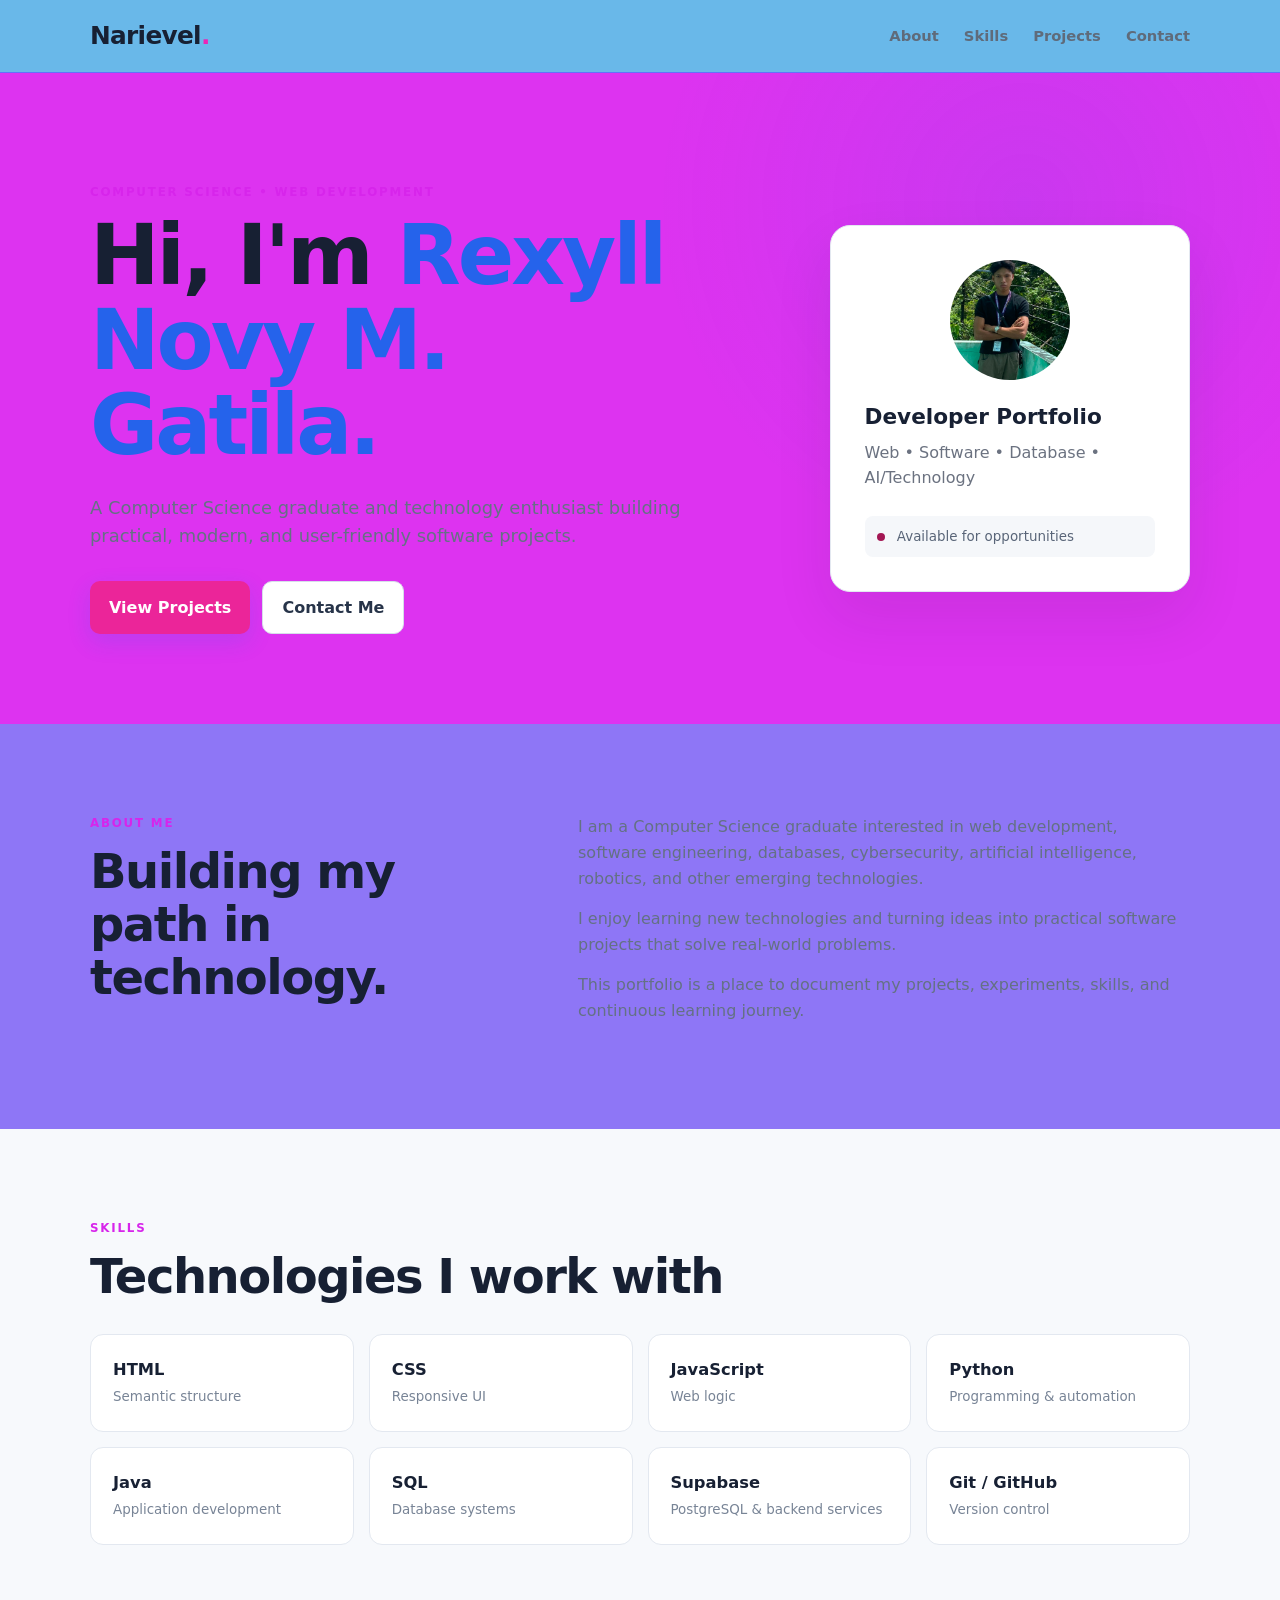
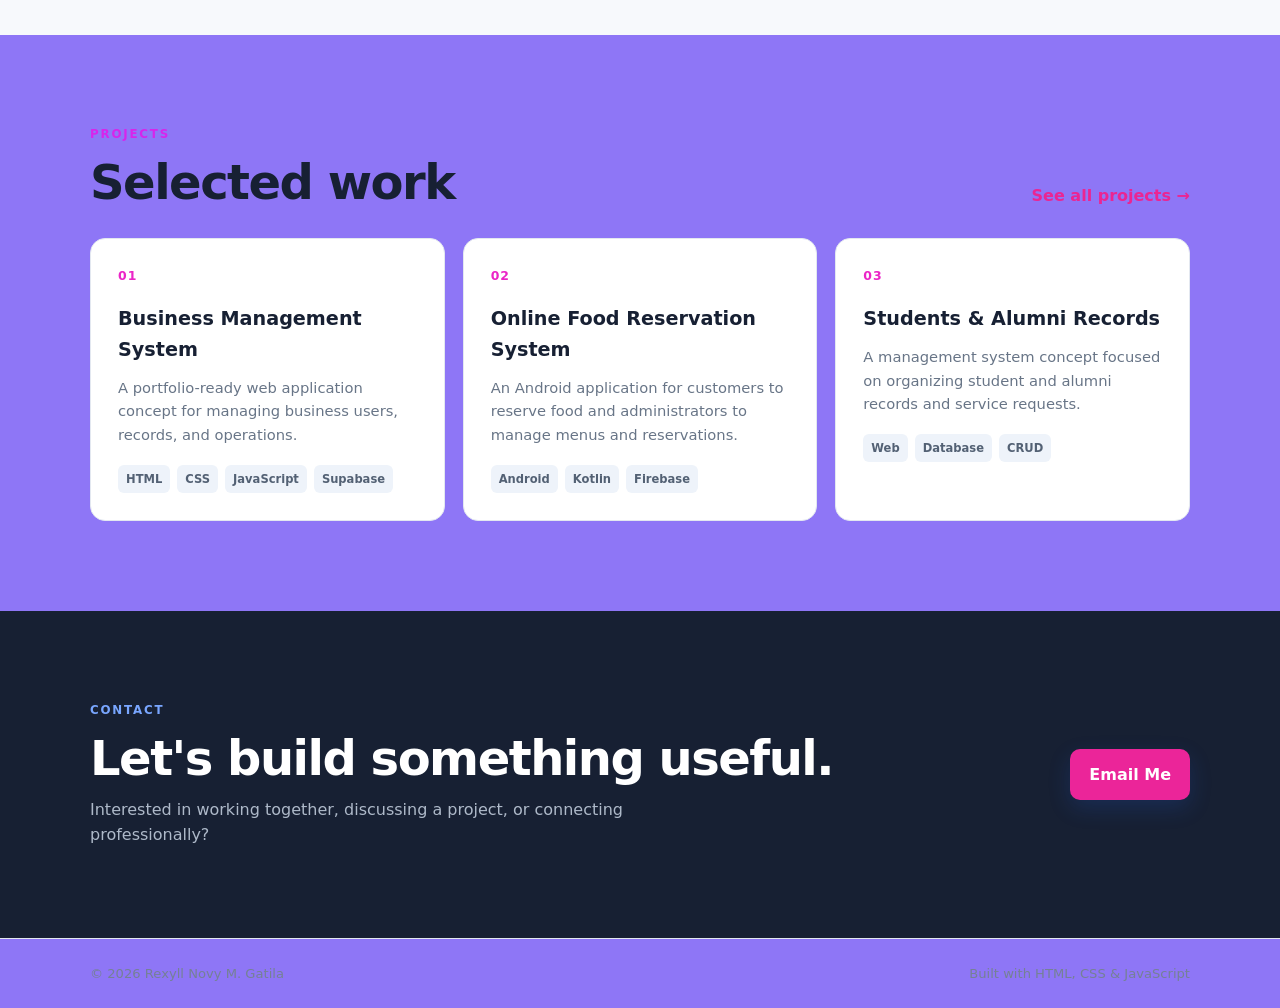
<file: index.html>
<!DOCTYPE html>
<html lang="en">
<head>
  <meta charset="UTF-8">
  <meta name="viewport" content="width=device-width, initial-scale=1.0">

  <meta
    name="description"
    content=" Rexyll Novy m. Gatila  — Computer Science graduate, developer, and technology enthusiast."
  >

  <meta name="author" content="Rexyll Novy M. Gatila">

  <title>Rexyll Novy M. Gatila| Portfolio</title>

  <link rel="stylesheet" href="style.css">
</head>

<body>

  <!-- ================= HEADER ================= -->
  <header class="site-header">

    <nav class="nav container">

      <a class="brand" href="index.html" aria-label=" Rexyll Novy M. Gatila home">
        Narievel<span>.</span>
      </a>

      <!-- Desktop Navigation -->
      <div class="nav-links" id="navLinks">

        <a href="#about">About</a>
        <a href="#skills">Skills</a>
        <a href="#projects">Projects</a>
        <a href="#contact">Contact</a>

      </div>

      <!-- Mobile Menu Button -->
      <button
        class="menu-toggle"
        type="button"
        aria-label="Open navigation menu"
        aria-expanded="false"
        aria-controls="navLinks"
      >
        ☰
      </button>

    </nav>

  </header>

  <main>

    <!-- ================= HERO ================= -->
    <section class="hero">

      <div class="container hero-grid">

        <div class="hero-content">

          <p class="eyebrow">
            COMPUTER SCIENCE • WEB DEVELOPMENT
          </p>

          <h1>
            Hi, I'm <span>Rexyll Novy M. Gatila.</span>
          </h1>

          <p class="hero-text">
            A Computer Science graduate and technology enthusiast building
            practical, modern, and user-friendly software projects.
          </p>

          <div class="hero-actions">

            <a class="btn primary" href="#projects">
              View Projects
            </a>

            <a class="btn outline" href="#contact">
              Contact Me
            </a>

          </div>

        </div>

        <div class="hero-card">

          <div class="avatar">
             <img src="image.png" alt="Rexyll Novy M. Gatila">
          </div>

          <h2>
            Developer Portfolio
          </h2>

          <p>
            Web • Software • Database • AI/Technology
          </p>

          <div class="status">
            <span></span>
            Available for opportunities
          </div>

        </div>

      </div>

    </section>

    <!-- ================= ABOUT ================= -->
    <section id="about" class="section">

      <div class="container two-col">

        <div>

          <p class="eyebrow">
            ABOUT ME
          </p>

          <h2>
            Building my path in technology.
          </h2>

        </div>

        <div class="about-text">

          <p>
            I am a Computer Science graduate interested in web development,
            software engineering, databases, cybersecurity, artificial
            intelligence, robotics, and other emerging technologies.
          </p>

          <p>
            I enjoy learning new technologies and turning ideas into
            practical software projects that solve real-world problems.
          </p>

          <p>
            This portfolio is a place to document my projects, experiments,
            skills, and continuous learning journey.
          </p>

        </div>

      </div>

    </section>

    <!-- ================= SKILLS ================= -->
    <section id="skills" class="section section-muted">

      <div class="container">

        <p class="eyebrow">
          SKILLS
        </p>

        <h2>
          Technologies I work with
        </h2>

        <div class="skill-grid">

          <div class="skill-card">
            <strong>HTML</strong>
            <span>Semantic structure</span>
          </div>

          <div class="skill-card">
            <strong>CSS</strong>
            <span>Responsive UI</span>
          </div>

          <div class="skill-card">
            <strong>JavaScript</strong>
            <span>Web logic</span>
          </div>

          <div class="skill-card">
            <strong>Python</strong>
            <span>Programming & automation</span>
          </div>

          <div class="skill-card">
            <strong>Java</strong>
            <span>Application development</span>
          </div>

          <div class="skill-card">
            <strong>SQL</strong>
            <span>Database systems</span>
          </div>

          <div class="skill-card">
            <strong>Supabase</strong>
            <span>PostgreSQL & backend services</span>
          </div>

          <div class="skill-card">
            <strong>Git / GitHub</strong>
            <span>Version control</span>
          </div>

        </div>

      </div>

    </section>

    <!-- ================= PROJECTS ================= -->
    <section id="projects" class="section">

      <div class="container">

        <div class="section-head">

          <div>

            <p class="eyebrow">
              PROJECTS
            </p>

            <h2>
              Selected work
            </h2>

          </div>

          <a class="text-link" href="projects.html">
            See all projects →
          </a>

        </div>

        <div class="project-grid">

          <!-- Project 01 -->
          <article class="project-card">

            <div class="project-number">
              01
            </div>

            <h3>
              Business Management System
            </h3>

            <p>
              A portfolio-ready web application concept for managing
              business users, records, and operations.
            </p>

            <div class="tags">

              <span>HTML</span>
              <span>CSS</span>
              <span>JavaScript</span>
              <span>Supabase</span>

            </div>

          </article>

          <!-- Project 02 -->
          <article class="project-card">

            <div class="project-number">
              02
            </div>

            <h3>
              Online Food Reservation System
            </h3>



            <p>
              An Android application for customers to reserve food and
              administrators to manage menus and reservations.
            </p>

            <div class="tags">

              <span>Android</span>
              <span>Kotlin</span>
              <span>Firebase</span>

            </div>

          </article>

          <!-- Project 03 -->
          <article class="project-card">

            <div class="project-number">
              03
            </div>

            <h3>
              Students & Alumni Records
            </h3>

            <p>
              A management system concept focused on organizing student
              and alumni records and service requests.
            </p>

            <div class="tags">

              <span>Web</span>
              <span>Database</span>
              <span>CRUD</span>

            </div>

          </article>

        </div>

      </div>

    </section>

    <!-- ================= CONTACT ================= -->
    <section id="contact" class="section contact-section">

      <div class="container contact-card">

        <div>

          <p class="eyebrow">
            CONTACT
          </p>

          <h2>
            Let's build something useful.
          </h2>

          <p>
            Interested in working together, discussing a project,
            or connecting professionally?
          </p>

        </div>

        <a
          class="btn primary"
          href="mailto:rexyllnovygatila@gmail.com"
        >
          Email Me
        </a>

      </div>

    </section>

  </main>

  <!-- ================= FOOTER ================= -->
  <footer class="footer">

    <div class="container footer-inner">

      <span>
        © <span id="year"></span> Rexyll Novy M. Gatila
      </span>

      <span>
        Built with HTML, CSS & JavaScript
      </span>

    </div>

  </footer>

  <script src="script.js"></script>

</body>
</html>
</file>
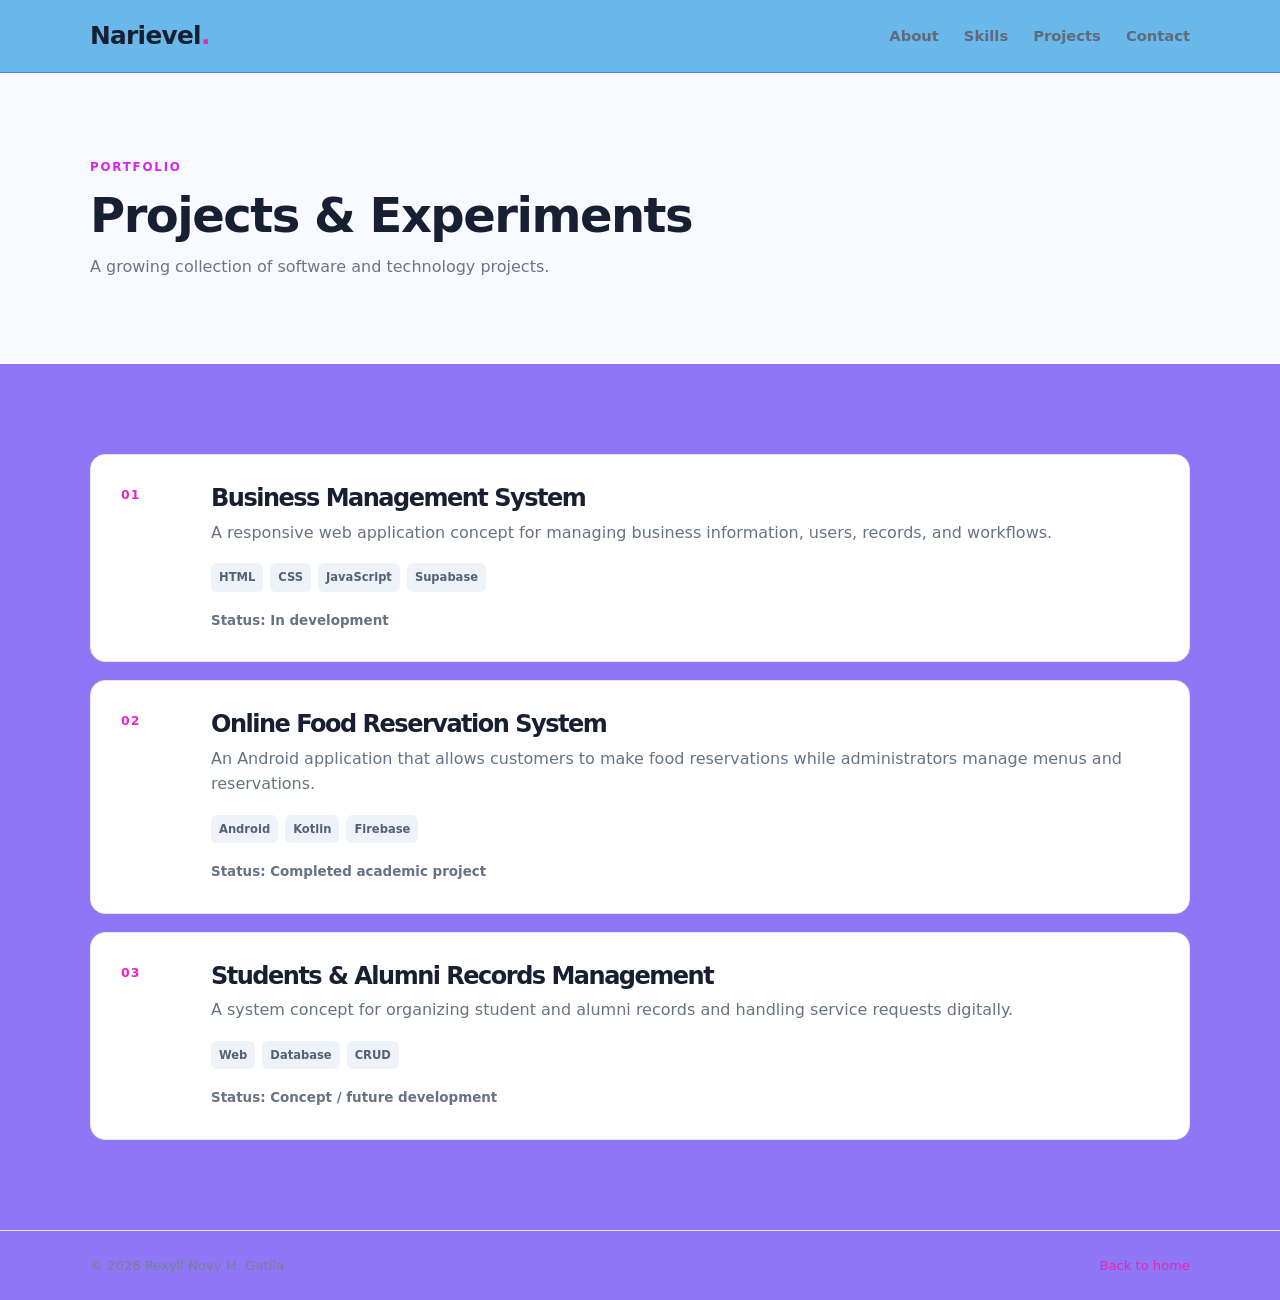
<file: projects.html>
<!DOCTYPE html>
<html lang="en">
<head>

  <meta charset="UTF-8">
  <meta name="viewport" content="width=device-width, initial-scale=1.0">

  <meta
    name="description"
    content="Projects and experiments by Rexyll Novy M. Gatila, Computer Science graduate and developer."
  >

  <meta name="author" content="Rexyll Novy M. Gatila">

  <title>Projects | Rexyll Novy M. Gatila</title>

  <link rel="stylesheet" href="style.css">

</head>

<body>

  <!-- ================= HEADER ================= -->
  <header class="site-header">

    <nav class="nav container">

      <a
        class="brand"
        href="index.html"
        aria-label="Rexyll Novy M. Gatila home"
      >
       Narievel<span>.</span>
      </a>

      <!-- Desktop Navigation -->
      <div class="nav-links" id="navLinks">

        <a href="index.html#about">
          About
        </a>

        <a href="index.html#skills">
          Skills
        </a>

        <a href="index.html#projects">
          Projects
        </a>

        <a href="index.html#contact">
          Contact
        </a>

      </div>

      <!-- Mobile Menu Button -->
      <button
        class="menu-toggle"
        type="button"
        aria-label="Open navigation menu"
        aria-expanded="false"
        aria-controls="navLinks"
      >
        ☰
      </button>

    </nav>

  </header>

  <main>

    <!-- ================= PAGE HERO ================= -->
    <section class="page-hero">

      <div class="container">

        <p class="eyebrow">
          PORTFOLIO
        </p>

        <h1>
          Projects & Experiments
        </h1>

        <p>
          A growing collection of software and technology projects.
        </p>

      </div>

    </section>

    <!-- ================= PROJECT LIST ================= -->
    <section class="section">

      <div class="container project-list">

        <!-- Project 01 -->
        <article class="project-detail">

          <div class="project-number">
            01
          </div>

          <div>

            <h2>
              Business Management System
            </h2>

            <p>
              A responsive web application concept for managing
              business information, users, records, and workflows.
            </p>

            <div class="tags">

              <span>HTML</span>
              <span>CSS</span>
              <span>JavaScript</span>
              <span>Supabase</span>

            </div>

            <p class="project-status">
              Status: In development
            </p>

          </div>

        </article>

        <!-- Project 02 -->
        <article class="project-detail">

          <div class="project-number">
            02
          </div>

          <div>

            <h2>
              Online Food Reservation System
            </h2>

            <p>
              An Android application that allows customers to make
              food reservations while administrators manage menus
              and reservations.
            </p>

            <div class="tags">

              <span>Android</span>
              <span>Kotlin</span>
              <span>Firebase</span>

            </div>

            <p class="project-status">
              Status: Completed academic project
            </p>

          </div>

        </article>

        <!-- Project 03 -->
        <article class="project-detail">

          <div class="project-number">
            03
          </div>

          <div>

            <h2>
              Students & Alumni Records Management
            </h2>

            <p>
              A system concept for organizing student and alumni
              records and handling service requests digitally.
            </p>

            <div class="tags">

              <span>Web</span>
              <span>Database</span>
              <span>CRUD</span>

            </div>

            <p class="project-status">
              Status: Concept / future development
            </p>

          </div>

        </article>

      </div>

    </section>

  </main>

  <!-- ================= FOOTER ================= -->
  <footer class="footer">

    <div class="container footer-inner">

      <span>
        © <span id="year"></span> Rexyll Novy M. Gatila
      </span>

      <a href="index.html">
        Back to home
      </a>

    </div>

  </footer>

  <script src="script.js"></script>

</body>
</html>
</file>
<file: style.css>
/* =========================================================
   RESET
========================================================= */

* {
  margin: 0;
  padding: 0;
  box-sizing: border-box;
}

/* =========================================================
   BASE
========================================================= */

html {
  scroll-behavior: smooth;
  scroll-padding-top: 90px;
}

body {
  font-family:
    Inter,
    ui-sans-serif,
    system-ui,
    -apple-system,
    BlinkMacSystemFont,
    "Segoe UI",
    sans-serif;

  color: #172033;
  background: #8e76f6;
  line-height: 1.6;
}

a {
  color: inherit;
}

button,
input,
textarea {
  font: inherit;
}

button {
  cursor: pointer;
}

.container {
  width: min(1100px, 92%);
  margin: 0 auto;
}

/* =========================================================
   HEADER / NAVIGATION
========================================================= */

.site-header {
  background: rgba(104, 189, 232, 0.94);
  backdrop-filter: blur(12px);

  border-bottom: 1px solid #6372f9;

  position: sticky;
  top: 0;

  z-index: 100;
}

.nav {
  min-height: 72px;

  display: flex;
  align-items: center;
  justify-content: space-between;

  gap: 20px;

  position: relative;
}

.brand {
  text-decoration: none;

  font-size: 1.55rem;
  font-weight: 800;

  letter-spacing: -0.7px;

  white-space: nowrap;
}

.brand span {
  color: #eb25b6;
}

/* Desktop navigation */

.nav-links {
  display: flex;
  align-items: center;

  gap: 25px;
}

.nav-links a {
  text-decoration: none;

  color: #5f6b7a;

  font-size: 0.92rem;
  font-weight: 600;

  transition: color 0.2s ease;
}

.nav-links a:hover {
  color: #eb25bd;
}

/* Mobile menu button */

.menu-toggle {
  display: none;

  border: 0;
  background: transparent;

  color: #172033;

  font-size: 1.6rem;

  line-height: 1;

  padding: 8px;

  border-radius: 8px;
}

.menu-toggle:hover {
  background: #2989e8;
}

/* =========================================================
   HERO
========================================================= */

.hero {
  padding: 110px 0 90px;

  background:
    radial-gradient(
      circle at 80% 20%,
      rgba(37, 99, 235, 0.10),
      transparent 32%
    ),
    #dd33f0;
}

.hero-grid {
  display: grid;

  grid-template-columns: 1.3fr 0.7fr;

  gap: 70px;

  align-items: center;
}

.eyebrow {
  color: #d725eb;

  font-size: 0.74rem;
  font-weight: 800;

  letter-spacing: 1.8px;

  margin-bottom: 12px;
}

.hero h1 {
  font-size: clamp(2.8rem, 7vw, 5.2rem);

  line-height: 1.02;

  letter-spacing: -3px;

  max-width: 800px;
}

.hero h1 span {
  color: #2563eb;
}

.hero-text {
  max-width: 650px;

  color: #657184;

  font-size: 1.12rem;

  margin: 25px 0 30px;
}

/* =========================================================
   BUTTONS
========================================================= */

.hero-actions {
  display: flex;

  gap: 12px;

  flex-wrap: wrap;
}

.btn {
  display: inline-flex;

  justify-content: center;
  align-items: center;

  text-decoration: none;

  border: 0;
  border-radius: 10px;

  padding: 13px 19px;

  font-weight: 750;

  cursor: pointer;

  transition:
    transform 0.2s ease,
    background 0.2s ease,
    box-shadow 0.2s ease;
}

.btn:hover {
  transform: translateY(-2px);
}

.primary {
  background: #eb2599;

  color: #ffffff;

  box-shadow:
    0 8px 22px rgba(37, 99, 235, 0.18);
}

.primary:hover {
  background: #d81d8d;
}

.outline {
  border: 1px solid #d7deea;

  background: #ffffff;

  color: #273449;
}

.outline:hover {
  background: #f8fafc;
}

/* =========================================================
   HERO CARD
========================================================= */

.hero-card {
  background: #ffffff;

  border: 1px solid #e3e8f0;

  border-radius: 20px;

  padding: 34px;

  box-shadow:
    0 25px 60px rgba(20, 32, 55, 0.09);
}

.avatar {
  width: 120px;
  height: 120px;
  border-radius: 50%;
  overflow: hidden;
  margin: 0 auto 20px;
}

.avatar img {
  width: 100%;
  height: 100%;
  object-fit: cover;
  display: block;
}
.hero-card h2 {
  font-size: 1.35rem;

  margin-bottom: 5px;
}

.hero-card p {
  color: #6b7280;
}

.status {
  margin-top: 25px;

  padding: 10px 12px;

  border-radius: 8px;

  background: #f5f7fa;

  color: #596578;

  font-size: 0.84rem;
}

.status span {
  display: inline-block;

  width: 8px;
  height: 8px;

  border-radius: 50%;

  background: #a31653;

  margin-right: 8px;
}

/* =========================================================
   SECTIONS
========================================================= */

.section {
  padding: 90px 0;
}

.section-muted {
  background: #f7f9fc;
}

.section h2,
.page-hero h1 {
  font-size: clamp(2rem, 4vw, 3rem);

  line-height: 1.1;

  letter-spacing: -1.5px;
}

/* =========================================================
   ABOUT
========================================================= */

.two-col {
  display: grid;

  grid-template-columns: 0.8fr 1.2fr;

  gap: 80px;
}

.about-text p {
  color: #647184;

  margin-bottom: 15px;
}

/* =========================================================
   SKILLS
========================================================= */

.skill-grid {
  display: grid;

  grid-template-columns: repeat(4, 1fr);

  gap: 15px;

  margin-top: 32px;
}

.skill-card {
  padding: 22px;

  background: #ffffff;

  border: 1px solid #e3e8f0;

  border-radius: 13px;

  transition:
    transform 0.2s ease,
    box-shadow 0.2s ease;
}

.skill-card:hover {
  transform: translateY(-3px);

  box-shadow:
    0 12px 25px rgba(20, 32, 55, 0.07);
}

.skill-card strong {
  display: block;

  font-size: 1.02rem;
}

.skill-card span {
  color: #788496;

  font-size: 0.84rem;
}

/* =========================================================
   PROJECTS
========================================================= */

.section-head {
  display: flex;

  justify-content: space-between;
  align-items: end;

  gap: 25px;

  margin-bottom: 30px;
}

.text-link {
  color: #eb2592;

  text-decoration: none;

  font-weight: 700;

  white-space: nowrap;
}

.text-link:hover {
  text-decoration: underline;
}

.project-grid {
  display: grid;

  grid-template-columns: repeat(3, 1fr);

  gap: 18px;
}

.project-card {
  border: 1px solid #e3e8f0;

  border-radius: 15px;

  padding: 27px;

  background: #ffffff;

  transition:
    transform 0.2s ease,
    box-shadow 0.2s ease;
}

.project-card:hover {
  transform: translateY(-4px);

  box-shadow:
    0 18px 35px rgba(20, 32, 55, 0.08);
}

.project-number {
  color: #eb25c7;

  font-weight: 800;

  font-size: 0.78rem;

  letter-spacing: 1px;

  margin-bottom: 18px;
}

.project-card h3 {
  font-size: 1.2rem;

  margin-bottom: 10px;
}

.project-card p {
  color: #687587;

  font-size: 0.92rem;
}

/* =========================================================
   TAGS
========================================================= */

.tags {
  display: flex;

  flex-wrap: wrap;

  gap: 7px;

  margin-top: 18px;
}

.tags span {
  font-size: 0.72rem;

  padding: 5px 8px;

  background: #eef3fa;

  border-radius: 6px;

  color: #536174;

  font-weight: 700;
}

/* =========================================================
   CONTACT
========================================================= */

.contact-section {
  background: #172033;

  color: #ffffff;
}

.contact-card {
  display: flex;

  justify-content: space-between;
  align-items: center;

  gap: 30px;
}

.contact-card p:not(.eyebrow) {
  color: #aeb9c9;

  margin-top: 12px;

  max-width: 650px;
}

.contact-section .eyebrow {
  color: #79a6ff;
}

/* =========================================================
   FOOTER
========================================================= */

.footer {
  border-top: 1px solid #e3e8f0;

  padding: 24px 0;

  color: #758195;

  font-size: 0.82rem;
}

.footer-inner {
  display: flex;

  justify-content: space-between;

  gap: 20px;
}

.footer a {
  color: #eb25b0;

  text-decoration: none;
}

.footer a:hover {
  text-decoration: underline;
}

/* =========================================================
   PROJECTS PAGE
========================================================= */

.page-hero {
  padding: 85px 0;

  background: #f8faff;
}

.page-hero p:last-child {
  color: #697688;

  margin-top: 12px;
}

.project-list {
  display: grid;

  gap: 18px;
}

.project-detail {
  display: grid;

  grid-template-columns: 70px 1fr;

  gap: 20px;

  padding: 30px;

  border: 1px solid #e3e8f0;

  border-radius: 15px;

  background: #ffffff;
}

.project-detail h2 {
  font-size: 1.5rem;

  margin-bottom: 8px;
}

.project-detail p {
  color: #667386;
}

.project-status {
  font-size: 0.84rem;

  margin-top: 18px;

  font-weight: 700;
}

/* =========================================================
   FOCUS ACCESSIBILITY
========================================================= */

button:focus-visible,
a:focus-visible {
  outline: 3px solid rgba(37, 99, 235, 0.25);

  outline-offset: 3px;
}

/* =========================================================
   TABLET
========================================================= */

@media (max-width: 900px) {

  .hero-grid {
    grid-template-columns: 1fr;

    gap: 45px;
  }

  .hero-card {
    max-width: 600px;
  }

  .two-col {
    grid-template-columns: 1fr;

    gap: 40px;
  }

  .skill-grid {
    grid-template-columns: repeat(2, 1fr);
  }

  .project-grid {
    grid-template-columns: repeat(2, 1fr);
  }

}

/* =========================================================
   MOBILE NAVIGATION
========================================================= */

@media (max-width: 800px) {

  .nav {
    min-height: 68px;
  }

  .menu-toggle {
    display: block;
  }

  .nav-links {
    display: none;

    position: absolute;

    top: 68px;

    left: 0;
    right: 0;

    flex-direction: column;

    align-items: stretch;

    gap: 0;

    background: #ffffff;

    border-bottom: 1px solid #e5e7eb;

    box-shadow:
      0 12px 25px rgba(15, 23, 42, 0.08);

    padding: 10px 4%;
  }

  .nav-links.open {
    display: flex;
  }

  .nav-links a {
    padding: 14px 0;

    border-bottom: 1px solid #f1f5f9;
  }

  .nav-links a:last-child {
    border-bottom: 0;
  }

  .contact-card {
    flex-direction: column;

    align-items: flex-start;
  }

  .section-head {
    align-items: flex-start;

    flex-direction: column;
  }

}

/* =========================================================
   SMALL TABLETS / LARGE PHONES
========================================================= */

@media (max-width: 650px) {

  .hero {
    padding: 80px 0 65px;
  }

  .hero h1 {
    letter-spacing: -2px;
  }

  .hero-card {
    padding: 28px;
  }

  .section {
    padding: 70px 0;
  }

  .project-grid {
    grid-template-columns: 1fr;
  }

  .project-detail {
    grid-template-columns: 1fr;

    gap: 5px;
  }

}

/* =========================================================
   SMALL PHONES
========================================================= */

@media (max-width: 520px) {

  .container {
    width: min(92%, 1100px);
  }

  .hero {
    padding: 70px 0 55px;
  }

  .hero h1 {
    font-size: clamp(2.5rem, 13vw, 3.5rem);

    letter-spacing: -2px;
  }

  .hero-text {
    font-size: 1rem;
  }

  .hero-actions {
    flex-direction: column;

    align-items: stretch;
  }

  .btn {
    width: 100%;
  }

  .skill-grid {
    grid-template-columns: 1fr;
  }

  .section {
    padding: 60px 0;
  }

  .section h2,
  .page-hero h1 {
    font-size: 2rem;
  }

  .project-card {
    padding: 23px;
  }

  .project-detail {
    padding: 23px;
  }

  .footer-inner {
    flex-direction: column;

    align-items: flex-start;
  }

  .page-hero {
    padding: 65px 0;
  }

}

/* =========================================================
   VERY SMALL PHONES
========================================================= */

@media (max-width: 360px) {

  .brand {
    font-size: 1.35rem;
  }

  .hero h1 {
    font-size: 2.35rem;
  }

  .hero-card {
    padding: 23px;
  }

  .avatar {
    width: 75px;
    height: 75px;
  }

}
</file>
